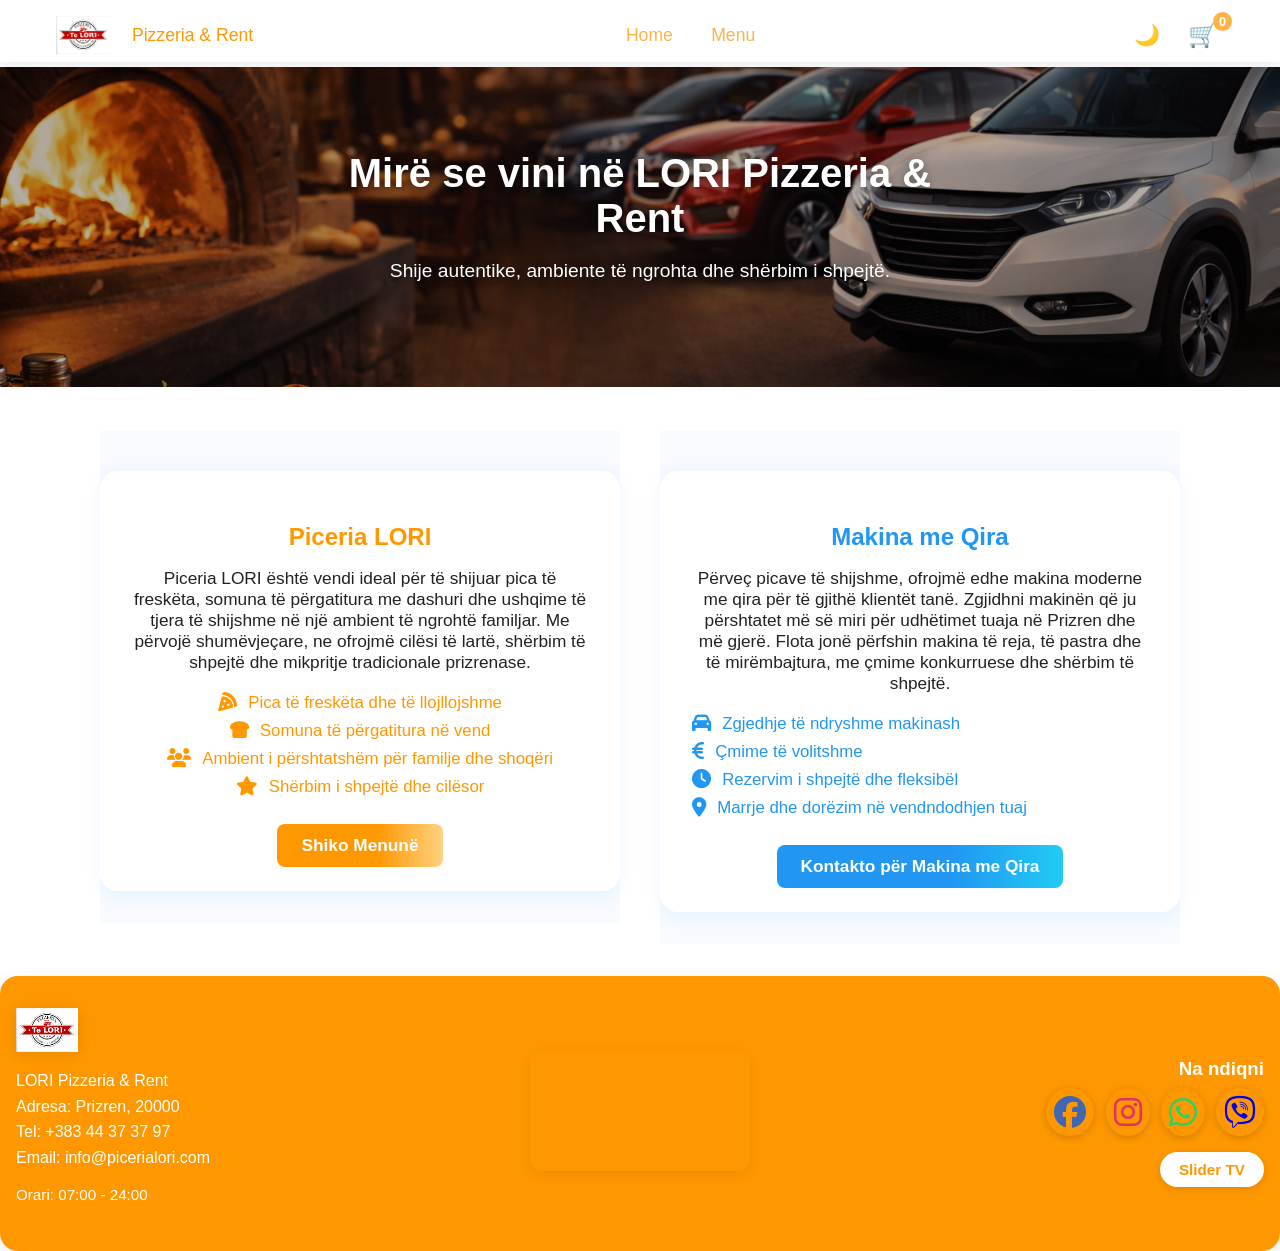
<file: index.html>
<!doctype html>
<html lang="en">
  <head>
    <meta charset="UTF-8" />
    <meta name="viewport" content="width=device-width, initial-scale=1.0" />
    <title>LORI Pizzeria & Rent - Home</title>
    <link rel="stylesheet" href="style.css" />
    <!-- Font Awesome CDN for icons -->
    <link
      rel="stylesheet"
      href="https://cdnjs.cloudflare.com/ajax/libs/font-awesome/6.4.0/css/all.min.css"
      referrerpolicy="no-referrer"
    />
    <script src="script.js" defer></script>
  </head>
  <body>
    <div id="navbar-placeholder"></div>
    <main>
      <section class="hero">
        <img src="assets/images/heroo.png" alt="Hero Pizza" class="hero-img" />
        <div class="hero-content">
          <h1>Mirë se vini në LORI Pizzeria & Rent</h1>
          <p>Shije autentike, ambiente të ngrohta dhe shërbim i shpejtë.</p>
        </div>
      </section>
      <section class="about">
      <div class="info-sections-flex">
        <section class="about-section">
          <div class="about-content">
            <h2>Piceria LORI</h2>
            <p>
              Piceria LORI është vendi ideal për të shijuar pica të freskëta, somuna të përgatitura me dashuri dhe ushqime të tjera të shijshme në një ambient të ngrohtë familjar. Me përvojë shumëvjeçare, ne ofrojmë cilësi të lartë, shërbim të shpejtë dhe mikpritje tradicionale prizrenase.
            </p>
            <ul class="about-features">
              <li><i class="fa fa-pizza-slice"></i> Pica të freskëta dhe të llojllojshme</li>
              <li><i class="fa fa-bread-slice"></i> Somuna të përgatitura në vend</li>
              <li><i class="fa fa-users"></i> Ambient i përshtatshëm për familje dhe shoqëri</li>
              <li><i class="fa fa-star"></i> Shërbim i shpejtë dhe cilësor</li>
            </ul>
            <a href="menu.html" class="about-btn">Shiko Menunë</a>
          </div>
        </section>
        <section class="rent-section">
          <div class="rent-content">
            <h2>Makina me Qira</h2>
            <p>
              Përveç picave të shijshme, ofrojmë edhe makina moderne me qira për
              të gjithë klientët tanë. Zgjidhni makinën që ju përshtatet më së
              miri për udhëtimet tuaja në Prizren dhe më gjerë. Flota jonë
              përfshin makina të reja, të pastra dhe të mirëmbajtura, me çmime
              konkurruese dhe shërbim të shpejtë.
            </p>
            <ul class="rent-features">
              <li><i class="fa fa-car"></i> Zgjedhje të ndryshme makinash</li>
              <li><i class="fa fa-euro-sign"></i> Çmime të volitshme</li>
            <li>
              <i class="fa fa-clock"></i> Rezervim i shpejtë dhe fleksibël
            </li>
            <li>
              <i class="fa fa-map-marker-alt"></i> Marrje dhe dorëzim në
              vendndodhjen tuaj
            </li>
          </ul>
          <a href="tel:+38344373797" class="rent-btn">Kontakto për Makina me Qira</a>
        </div>
      </section>
    </main>
    <div id="footer-placeholder"></div>
  </body>
</html>
</file>
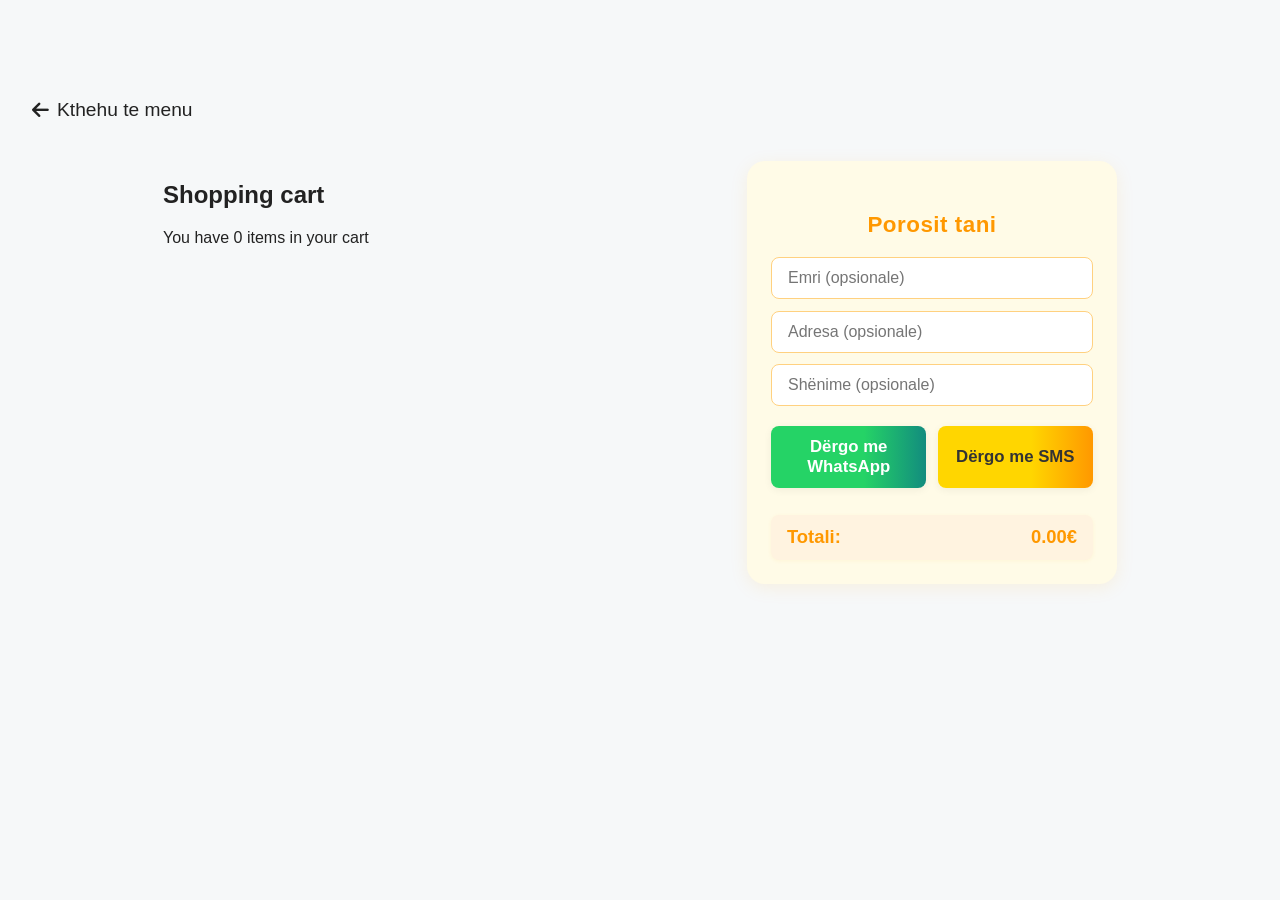
<file: cart.html>
<!doctype html>
<html lang="en">
  <head>
    <meta charset="UTF-8" />
    <meta name="viewport" content="width=device-width, initial-scale=1.0" />
    <title>Shopping cart - LORI Pizzeria & Rent</title>
    <link rel="stylesheet" href="style.css" />
    <link
      rel="stylesheet"
      href="https://cdnjs.cloudflare.com/ajax/libs/font-awesome/6.4.0/css/all.min.css"
      referrerpolicy="no-referrer"
    />
    <script src="script.js" defer></script>
  </head>
  <body style="background: #f6f8f9">
    <div class="back-to-menu">
      <a href="menu.html" class="back-to-menu-link">
        <i class="fa fa-arrow-left"></i> Kthehu te menu
      </a>
    </div>
    <div class="cart-container">
      <div class="cart-flex">
        <!-- Shopping Cart List -->
        <div class="cart-list">
          <h2 class="cart-title">Shopping cart</h2>
          <div id="cartInfo" class="cart-info">
            You have 0 items in your cart
          </div>
          <div id="cartItemsList"></div>
        </div>
        <!-- Card Details / Order Actions -->
        <div class="cart-details">
          <h2 class="cart-details-title">Porosit tani</h2>
          <div class="cart-details-inputs">
            <input
              id="clientName"
              type="text"
              placeholder="Emri (opsionale)"
              class="cart-input"
            />
            <input
              id="clientAddress"
              type="text"
              placeholder="Adresa (opsionale)"
              class="cart-input"
            />
            <input
              id="clientNotes"
              type="text"
              placeholder="Shënime (opsionale)"
              class="cart-input"
            />
          </div>
          <div class="cart-details-actions">
            <button id="sendWhatsApp" class="cart-btn-whatsapp">
              Dërgo me WhatsApp
            </button>
            <button id="sendSMS" class="cart-btn-sms">Dërgo me SMS</button>
          </div>
          <div class="cart-details-total">
            <span>Totali:</span>
            <span id="cartTotal">0€</span>
          </div>
        </div>
      </div>
    </div>
    <script>
      // Render cart items on cart.html using the same logic as script.js
      document.addEventListener("DOMContentLoaded", function () {
        // Wait for script.js to load and then call updateCartPageUI
        if (typeof updateCartPageUI === "function") {
          updateCartPageUI();
        } else {
          // Fallback: try after a short delay
          setTimeout(function () {
            if (typeof updateCartPageUI === "function") updateCartPageUI();
          }, 200);
        }
      });
    </script>
  </body>
</html>
</file>
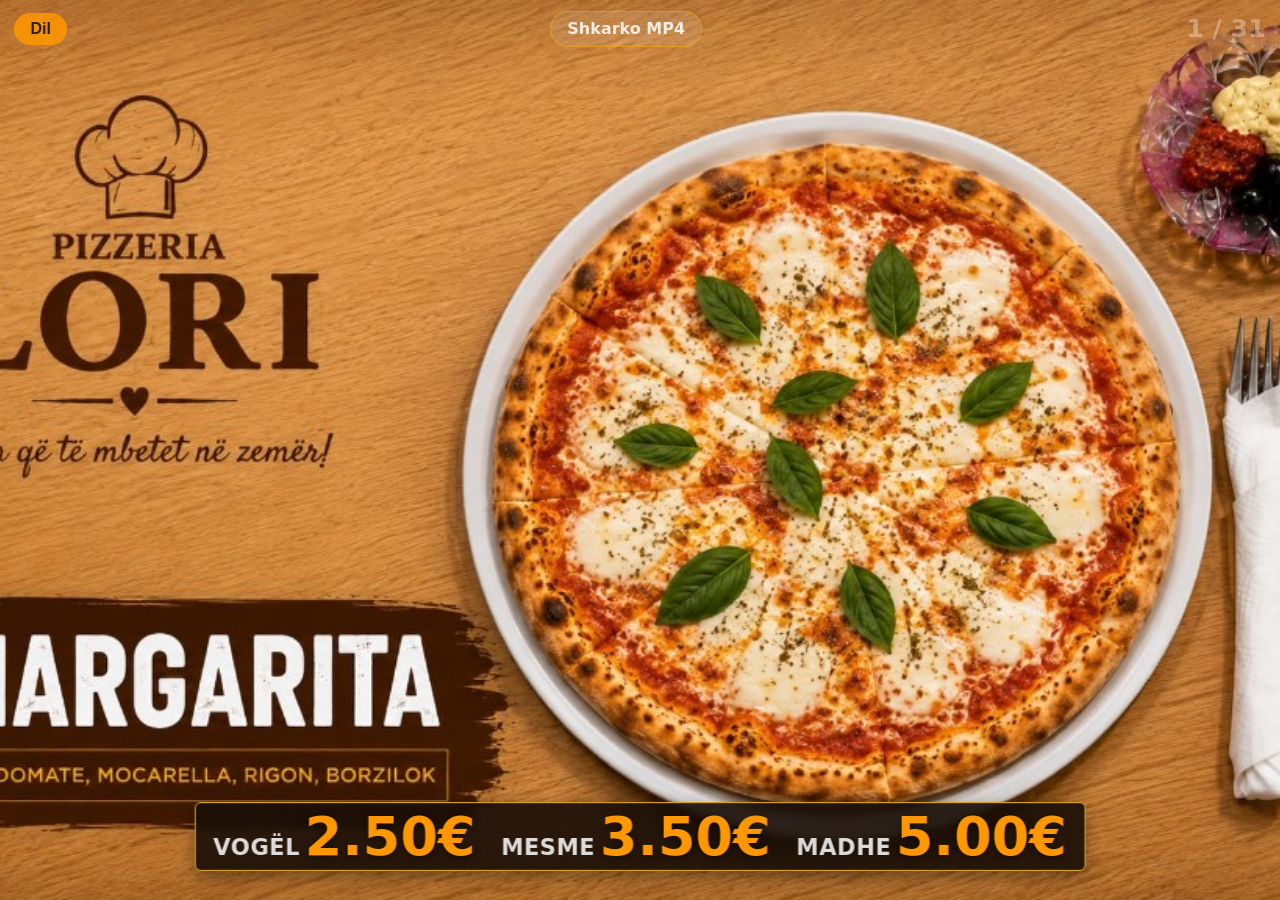
<file: slide.html>
<!doctype html>
<html lang="sq">
  <head>
    <meta charset="UTF-8" />
    <meta name="viewport" content="width=device-width, initial-scale=1.0, viewport-fit=cover" />
    <meta name="robots" content="noindex" />
    <title>LORI — Slider TV</title>
    <link rel="icon" href="assets/images/logo.png" />
    <link rel="stylesheet" href="slide.css" />
  </head>
  <body class="slide-fullbleed">
    <div id="fsGate" class="fs-gate">
      <button type="button" id="btnEnterFs" class="fs-gate-btn">Full Screen</button>
    </div>

    <div id="slideApp" class="slide-app">
      <div class="slide-top slide-top-minimal">
        <button type="button" id="btnFullscreen" class="slide-fs-btn">Full Screen</button>
        <a
          id="btnDownloadMp4"
          class="slide-fs-btn slide-dl-btn"
          href="assets/videos/lori-tv-slider.mp4"
          download="LORI-TV-Slider.mp4"
          >Shkarko MP4</a
        >
        <div class="slide-meta">
          <span id="slideCounter">1 / 1</span>
        </div>
      </div>

      <div id="slideStage" class="slide-stage" aria-live="polite">
        <div class="slide-card" id="slideCard">
          <img id="slideImg" class="slide-img" src="" alt="" />
          <div id="slidePriceCard" class="slide-price-card" hidden></div>
        </div>
      </div>

      <div id="downloadToast" class="slide-toast" hidden></div>
    </div>

    <script src="slide.js"></script>
  </body>
</html>
</file>
<file: style.css>
/* Back to menu link styles for cart.html */
.back-to-menu {
  margin: 2rem 0 0 2rem;
}
.back-to-menu-link {
  text-decoration: none;
  color: inherit;
  font-size: 1.2rem;
  display: flex;
  align-items: center;
  gap: 0.5rem;
}
@media (max-width: 700px) {
    .navbar {
      background-color: #fff8e1 !important;
      background-image: url("assets/images/9805773.jpg") !important;
      background-repeat: no-repeat !important;
      background-size: cover !important;
      border-bottom: 1.5px solid #ff9800;
    }
  .logo-img {
    height: 54px;
    width: auto;
  }
}

@media (max-width: 700px) {
  body {
    padding-bottom: 64px; /* Lartësia e bottom navbar + pak hapësirë */
  }
}
/* Ngjyra portokalli për tekstin nën logon në navbar */
.logo-sub {
  color: #ff9800 !important;
  .logo-sub {
    color: #ff9800 !important;
    font-size: 1.1rem;
    text-align: left;
    margin-top: 0;
    font-weight: 500;
    white-space: nowrap;
    display: block;
  }
  font-size: 1.1rem;
  text-align: center;
  margin-top: 0.1rem;
  font-weight: 500;
}
/* Logo image styles for navbar and footer */
.logo-img {
  height: 38px;
  width: auto;
  margin-right: 0.7rem;
  vertical-align: middle;
  display: inline-block;
}
.logo-img-footer {
  height: 44px;
  width: auto;
  margin-bottom: 0.5rem;
  display: block;
  filter: drop-shadow(0 2px 8px rgba(0,0,0,0.10));
}
.logo-center {
  display: flex;
  flex-direction: row;
  align-items: center;
  gap: 0.7rem;
  width: auto;
}
.logo-img {
  margin-right: 0.7rem;
}
.logo-sub {
  display: inline-flex;
  align-items: center;
  margin: 0;
}
.desktop-nav { display: flex; }
@media (max-width: 700px) {
  .desktop-nav { display: none !important; }
  .navbar .container {
    flex-direction: column;
    align-items: center;
    justify-content: center;
    padding: 0.2rem 0 0.1rem 0;
  }
  .logo-center {
    display: flex;
    flex-direction: row;
    align-items: center;
    justify-content: center;
    width: 100vw;
    height: 44px;
    padding: 0 1vw;
    box-sizing: border-box;
    gap: 0;
    overflow: hidden;
  }
  .logo-img {
    width: auto;
    height: 36px;
    max-width: 100px;
    max-height: 44px;
    object-fit: contain;
    margin: 0 auto;
    display: block;
  }
  .logo-sub {
    display: none !important;
  }
  .bottom-navbar {
    display: flex;
    position: fixed;
    left: 0; right: 0; bottom: 0;
    width: 100vw;
    background: #fffbe7;
    border-top: 1.5px solid #ffd180;
    box-shadow: 0 -2px 12px rgba(255,168,0,0.07);
    z-index: 1000;
    height: 56px;
  }
}
@media (min-width: 701px) {
  .bottom-navbar { display: none !important; }
}
/* Bottom navbar for mobile */
.bottom-navbar {
  display: none;
}
.bottom-nav-btn {
  flex: 1 1 0;
  display: flex;
  flex-direction: column;
  align-items: center;
  justify-content: center;
  padding: 0.5rem 0 0.2rem 0;
  color: #ff9800;
  background: none;
  border: none;
  font-size: 1.2rem;
  text-decoration: none;
  position: relative;
}
.bottom-nav-btn:active, .bottom-nav-btn:focus {
  background: #fffbe7;
}
.bottom-nav-label {
  font-size: 0.85rem;
  margin-top: 2px;
}
.cart-count-badge {
  position: absolute;
  top: 2px;
  right: 18px;
  background: #ff9800;
  color: #fff;
  border-radius: 50%;
  font-size: 0.8rem;
  padding: 2px 6px;
  font-weight: bold;
  z-index: 2;
}
@media (max-width: 700px) {
  .navbar .container {
    display: flex;
    flex-direction: column;
    align-items: center;
    justify-content: center;
    padding: 0.7rem 0 0.3rem 0;
  }
  .logo-center {
    display: flex;
    flex-direction: column;
    align-items: center;
    justify-content: center;
    width: 100vw;
  }
  .logo-main {
    font-size: 1.7rem;
    font-weight: bold;
    letter-spacing: 1px;
    color: #ff9800;
    text-align: center;
  }
  .logo-sub {
    font-size: 1.1rem;
    color: #222;
    text-align: center;
    margin-top: 0.1rem;
    font-weight: 500;
  }
  .navbar nav, .navbar .actions {
    display: none !important;
  }
  .bottom-navbar {
    display: flex;
    position: fixed;
    left: 0; right: 0; bottom: 0;
    width: 100vw;
    background: #fffbe7;
    border-top: 1.5px solid #ffd180;
    box-shadow: 0 -2px 12px rgba(255,168,0,0.07);
    z-index: 1000;
    height: 56px;
  }
}
/* Reduce space when cart is empty (especially on mobile) */
@media (max-width: 600px) {
  .cart-list:has(.cart-info:only-child),
  .cart-list:has(#cartItemsList:empty) {
    margin-bottom: 0.5rem;
    padding-bottom: 0.5rem;
  }
  .cart-details {
    margin-top: 0.5rem;
    padding-top: 1rem;
  }
}
/* Flex layout for cart page */
.cart-flex {
  display: flex;
  gap: 2.5rem;
  justify-content: center;
  align-items: flex-start;
  flex-wrap: wrap;
  margin: 2.5rem 0 1.5rem 0;
}
.cart-list, .cart-details {
  flex: 1 1 340px;
  min-width: 320px;
  max-width: 520px;
}
@media (max-width: 900px) {
  .cart-flex {
    flex-direction: column;
    gap: 1.5rem;
    align-items: center;
  }
  .cart-list, .cart-details {
    max-width: 98vw;
  }
}
/* Features and button for about section (pizzeria) */
.about-features {
  list-style: none;
  padding: 0;
  margin: 0 0 1.2rem 0;
}
.about-features li {
  display: flex;
  align-items: center;
  gap: 0.7rem;
  font-size: 1.05rem;
  color: #ff9800;
  margin-bottom: 0.5rem;
  justify-content: center;
}
.about-features i {
  font-size: 1.2rem;
  color: #ff9800;
}
.about-btn {
  display: inline-block;
  background: linear-gradient(90deg, #ff9800 60%, #ffd180 100%);
  color: #fff;
  font-weight: 600;
  padding: 0.7rem 1.5rem;
  border-radius: 8px;
  font-size: 1.08rem;
  text-decoration: none;
  transition: background 0.2s, transform 0.15s;
  margin-top: 0.5rem;
}
.about-btn:hover {
  background: linear-gradient(90deg, #ffd180 60%, #ff9800 100%);
  transform: translateY(-2px) scale(1.04);
}
/* Flex container for about and rent sections */
.info-sections-flex {
  display: flex;
  gap: 2.5rem;
  justify-content: center;
  align-items: flex-start;
  flex-wrap: wrap;
  margin: 2.5rem 0 1.5rem 0;
}
.about-section, .rent-section {
  flex: 1 1 340px;
  min-width: 320px;
  max-width: 520px;
}
@media (max-width: 900px) {
  .info-sections-flex {
    flex-direction: column;
    gap: 1.5rem;
    align-items: center;
  }
  .about-section, .rent-section {
    max-width: 98vw;
  }
}
/* Makina me Qira Section Styles */
.rent-section {
  padding: 2.5rem 0 2rem 0;
}
.rent-content {
  max-width: 700px;
  margin: 0 auto;
  text-align: left;
  padding: 0 1.5rem;
}
.rent-content h2 {
  color: #2196f3;
  font-size: 1.5rem;
  margin-bottom: 1rem;
  font-weight: bold;
}
.rent-content p {
  color: #222;
  font-size: 1.08rem;
  margin-bottom: 1.2rem;
}
.rent-features {
  list-style: none;
  padding: 0;
  margin: 0 0 1.2rem 0;
}
.rent-features li {
  display: flex;
  align-items: center;
  gap: 0.7rem;
  font-size: 1.05rem;
  color: #2196f3;
  margin-bottom: 0.5rem;
}
.rent-features i {
  font-size: 1.2rem;
  color: #2196f3;
}
.rent-btn {
  display: inline-block;
  background: linear-gradient(90deg, #2196f3 60%, #21cbf3 100%);
  color: #fff;
  font-weight: 600;
  padding: 0.7rem 1.5rem;
  border-radius: 8px;
  font-size: 1.08rem;
  text-decoration: none;
  transition: background 0.2s, transform 0.15s;
  margin-top: 0.5rem;
}
.rent-btn:hover {
  background: linear-gradient(90deg, #21cbf3 60%, #2196f3 100%);
  transform: translateY(-2px) scale(1.04);
}
/* Card style for about and rent sections */
.about-section, .rent-section {
  background: #f7faff;
  padding: 2.5rem 0 2rem 0;
  display: flex;
  justify-content: center;
  align-items: center;
}
.about-content, .rent-content {
  max-width: 540px;
  background: #fff;
  border-radius: 18px;
  box-shadow: 0 4px 18px rgba(0, 140, 255, 0.08);
  padding: 2rem 2rem 1.5rem 2rem;
  text-align: center;
}
/* Cart Details Section Styles */
.cart-details {
  background: #fffbe7;
  border-radius: 18px;
  box-shadow: 0 4px 18px rgba(255, 168, 0, 0.10);
  padding: 2rem 1.5rem 1.5rem 1.5rem;
  margin-left: 1.5rem;
  min-width: 320px;
  max-width: 370px;
  display: flex;
  flex-direction: column;
  align-items: stretch;
}
.cart-details-title {
  font-size: 1.4rem;
  font-weight: bold;
  color: #ff9800;
  margin-bottom: 1.2rem;
  text-align: center;
  letter-spacing: 0.5px;
}
.cart-details-inputs {
  display: flex;
  flex-direction: column;
  gap: 0.7rem;
  margin-bottom: 1.2rem;
}
.cart-input {
  border: 1.5px solid #ffd180;
  border-radius: 8px;
  padding: 0.7rem 1rem;
  font-size: 1rem;
  background: #fff;
  transition: border 0.2s;
}
.cart-input:focus {
  border: 1.5px solid #ff9800;
  outline: none;
}
.cart-details-actions {
  display: flex;
  gap: 0.7rem;
  margin-bottom: 1.2rem;
  justify-content: center;
}
.cart-btn-whatsapp, .cart-btn-sms, .cart-btn-viber {
  flex: 1 1 0;
  padding: 0.7rem 0.5rem;
  border: none;
  border-radius: 8px;
  font-size: 1.05rem;
  font-weight: 600;
  cursor: pointer;
  transition: background 0.2s, transform 0.15s;
  box-shadow: 0 2px 8px rgba(0,0,0,0.06);
}
.cart-btn-whatsapp { background: linear-gradient(90deg, #25d366 60%, #128c7e 100%); color: #fff; }
.cart-btn-whatsapp:hover { background: linear-gradient(90deg, #128c7e 60%, #25d366 100%); transform: translateY(-2px) scale(1.04); }
.cart-btn-sms { background: linear-gradient(90deg, #ffd600 60%, #ff9800 100%); color: #333; }
.cart-btn-sms:hover { background: linear-gradient(90deg, #ff9800 60%, #ffd600 100%); transform: translateY(-2px) scale(1.04); }
.cart-btn-viber { background: linear-gradient(90deg, #8f5db7 60%, #6f3faa 100%); color: #fff; }
.cart-btn-viber:hover { background: linear-gradient(90deg, #6f3faa 60%, #8f5db7 100%); transform: translateY(-2px) scale(1.04); }
.cart-details-total {
  display: flex;
  justify-content: space-between;
  align-items: center;
  font-size: 1.15rem;
  font-weight: bold;
  color: #ff9800;
  background: #fff3e0;
  border-radius: 8px;
  padding: 0.7rem 1rem;
  margin-top: 0.5rem;
  box-shadow: 0 1px 4px rgba(255, 168, 0, 0.07);
}
/* Top icon styles for menu.html */
/* Footer social icons white */
/* Footer social icons white and visible */
/* Footer social icons: pure white, bigger, no shadow */
/* Footer social icons: white with dark background for visibility */
/* Footer social icons: white with thin border for visibility */
/* Footer social icons: white, round, subtle shadow, correct Font Awesome shape */
.footer .social-icons i {
  border-radius: 50%;
  padding: 8px;
  opacity: 1 !important;
  /* font-weight: bold; */
  background: none;
  box-shadow: 0 2px 8px rgba(0,0,0,0.18);
  display: inline-flex;
  align-items: center;
  justify-content: center;
}
/* Social icon colors */
.social-icon-facebook {
  color: #4267b2;
  border-radius: 50%;
  box-shadow: var(--shadow);
  padding: 4px;
}
.social-icon-instagram {
  color: #e1306c;
  border-radius: 50%;
  box-shadow: var(--shadow);
  padding: 4px;
}
.social-icon-whatsapp {
  color: #25d366;
  border-radius: 50%;
  box-shadow: var(--shadow);
  padding: 4px;
}
/* Footer styles moved from inline */
.footer {
  display: flex;
  flex-wrap: wrap;
  justify-content: space-between;
  align-items: center;
  background: #ff9800;
  color: #fff;
  box-shadow: var(--shadow);
  border-radius: var(--radius);
  padding: 2rem 1rem;
  margin-top: 2rem;
}
.footer-left, .footer-center, .footer-right {
  flex: 1 1 220px;
  min-width: 220px;
}
.footer-center {
  text-align: center;
  color: #fff;
}
.footer-right {
  text-align: right;
  color: #fff;
}
.footer-title {
  color: #fff;
  margin-bottom: 0.5rem;
}
.footer-info {
  font-size: 1rem;
  line-height: 1.6;
  color: #fff;
}
.footer-hours {
  font-size: 0.95rem;
  color: #fff;
}
.footer-map {
  border-radius: 12px;
  border: none;
  box-shadow: var(--shadow);
}
.social-icons {
  display: flex;
  gap: 0.7rem;
  justify-content: flex-end;
}
.footer-slider-btn {
  display: inline-block;
  margin-top: 1rem;
  padding: 0.55rem 1.2rem;
  background: #fff;
  color: #ff9800;
  font-weight: 700;
  font-size: 0.95rem;
  text-decoration: none;
  border-radius: 999px;
  box-shadow: 0 2px 8px rgba(0, 0, 0, 0.12);
  transition: background 0.18s, color 0.18s, transform 0.15s;
}
.footer-slider-btn:hover {
  background: #fff8e1;
  color: #e65100;
  transform: translateY(-1px);
}
/* Navbar links styled like cart button */
.nav-link {
  color: var(--primary);
  text-decoration: none;
  font-size: 1.1rem;
  font-weight: 500;
  padding: 0.5rem 1.2rem;
  border-radius: var(--radius);
  transition: background var(--transition), color var(--transition);
}
.about {
  margin: 0;
}
.about-content {
  margin: 0;
}
.about-content h2 {
  color: #ff9800;
  font-size: 1.5rem;
  margin-bottom: 1rem;
  font-weight: bold;
}
.about-content p {
  color: #222;
  font-size: 1.08rem;
  margin-bottom: 1.2rem;
}

/* LORI Pizzeria & Rent - Modern UI */
:root {
  --primary: #ffb347;
  --secondary: #222;
  --bg: #fff;
  --text: #222;
  --card: #f9f9f9;
  --shadow: 0 4px 16px rgba(0,0,0,0.08);
  --radius: 18px;
  --transition: 0.2s cubic-bezier(.4,0,.2,1);
}
body.dark {
  --bg: #181818;
  --text: #fff;
  --card: #232323;
}
* { box-sizing: border-box; }
body {
  margin: 0;
  font-family: 'Segoe UI', Arial, sans-serif;
  background: var(--bg);
  color: var(--text);
  transition: background var(--transition), color var(--transition);
}
.navbar {
  position: fixed;
  top: 0;
  left: 0;
  width: 100vw;
  z-index: 100;
  background: var(--bg);
  box-shadow: var(--shadow);
  padding: 1rem 0 0.5rem 0;
}

body {
  padding-top: 4.2rem; /* Lartësia e navbar-it për të mos u mbuluar përmbajtja */
}
.navbar .container {
  display: flex; align-items: center; justify-content: space-between;
  max-width: 1200px; margin: 0 auto; padding: 0 1rem;
}
.logo {
  font-size: 1.5rem; font-weight: bold; letter-spacing: 1px;
}
.actions { display: flex; gap: 1rem; }
.cart-btn {
  background: none; border: none; position: relative; cursor: pointer;
}
.icon-cart::before {
  content: '\1F6D2'; font-size: 1.5rem;
}
.cart-count {
  position: absolute; top: -8px; right: -8px;
  background: var(--primary); color: #fff; border-radius: 50%; font-size: 0.8rem;
  padding: 2px 6px; font-weight: bold;
}
#darkModeToggle {
  background: none; border: none; cursor: pointer;
}
.icon-moon::before {
  content: '\1F319'; font-size: 1.3rem;
}
.hero {
  position: relative; text-align: center; overflow: hidden;
}
.hero-img {
  width: 100%; max-height: 320px; object-fit: cover; filter: brightness(0.7);
}
.hero-content {
  position: absolute; top: 50%; left: 50%; transform: translate(-50%, -50%);
  color: #fff; text-shadow: 0 2px 8px rgba(0,0,0,0.4);
}
.hero-content h1 {
  font-size: 2.5rem; margin: 0 0 0.5rem;
}
.hero-content p {
  font-size: 1.2rem; margin-bottom: 1.5rem;
}
.scroll-btn {
  background: var(--primary); color: #fff; border: none; border-radius: var(--radius);
  padding: 0.7rem 2rem; font-size: 1rem; font-weight: bold; cursor: pointer;
  box-shadow: var(--shadow); text-decoration: none; transition: background var(--transition);
}
.scroll-btn:hover { background: #ffa500; }
.category-filter {
  display: flex;
  gap: 0.7rem;
  overflow-x: auto;
  padding: 1.2rem 1.5rem 1rem 1.5rem;
  background: #fffbe7;
  border-radius: 16px;
  box-shadow: 0 2px 12px rgba(255,168,0,0.07);
  margin: 1.5rem auto 1.2rem auto;
  max-width: 900px;
  align-items: center;
}
.category-btn {
  background: #fff8e1;
  color: #ff9800;
  border: none;
  border-radius: 22px;
  padding: 0.5rem 1.3rem;
  font-size: 1.05rem;
  font-weight: 500;
  cursor: pointer;
  box-shadow: 0 1px 4px rgba(255,168,0,0.06);
  transition: background 0.18s, color 0.18s, box-shadow 0.18s;
  margin-bottom: 0.5rem;
  outline: none;
}
.category-btn.active, .category-btn:focus, .category-btn:hover {
  background: #ff9800;
  color: #fff;
  box-shadow: 0 2px 8px rgba(255,168,0,0.13);
}
.search-bar {
  display: flex; justify-content: center; padding: 0.5rem 1rem;
}
#searchInput {
  width: 100%; max-width: 400px; padding: 0.7rem 1rem; border-radius: var(--radius);
  border: 1px solid #ddd; font-size: 1rem; background: var(--card); color: var(--text);
  box-shadow: var(--shadow); outline: none; transition: border var(--transition);
}
#searchInput:focus { border: 1.5px solid var(--primary); }
.menu {
  padding: 1.5rem 1rem 2rem;
  max-width: 1200px; margin: 0 auto;
}
.menu-grid {
  display: grid; grid-template-columns: repeat(auto-fit, minmax(240px, 1fr)); gap: 1.5rem;
}
.product-card {
  background: var(--card); border-radius: var(--radius); box-shadow: var(--shadow);
  overflow: hidden; display: flex; flex-direction: column; transition: transform var(--transition), box-shadow var(--transition);
  cursor: pointer; position: relative;
}
.product-card:hover {
  transform: translateY(-6px) scale(1.03);
  box-shadow: 0 8px 32px rgba(0,0,0,0.13);
}
.product-img {
  width: 100%; height: 180px; object-fit: cover;
}
.product-info {
  padding: 1rem; flex: 1 1 auto; display: flex; flex-direction: column;
}
.product-title {
  font-size: 1.2rem; font-weight: bold; margin-bottom: 0.3rem;
}
.product-desc {
  font-size: 0.98rem; color: #666; margin-bottom: 0.7rem;
}
.product-price {
  font-size: 1.1rem; font-weight: bold; color: var(--primary); margin-bottom: 0.7rem;
}
.add-to-cart-btn {
  background: var(--primary); color: #fff; border: none; border-radius: var(--radius);
  padding: 0.5rem 1.2rem; font-size: 1rem; font-weight: bold; cursor: pointer;
  box-shadow: var(--shadow); transition: background var(--transition);
}
.add-to-cart-btn:hover { background: #ffa500; }
/* Modal Styles */
.modal {
  display: none; position: fixed; z-index: 200; left: 0; top: 0; width: 100vw; height: 100vh;
  background: rgba(0,0,0,0.35); justify-content: center; align-items: center; transition: opacity var(--transition);
}
.modal.show { display: flex; animation: fadeIn 0.2s; }
@keyframes fadeIn { from { opacity: 0; } to { opacity: 1; } }
.modal-content {
  background: var(--card); border-radius: var(--radius); box-shadow: var(--shadow);
  padding: 2rem 1.5rem; max-width: 400px; width: 95vw; position: relative; text-align: center;
  animation: modalPop 0.25s;
  max-height: 90vh;
  overflow-y: auto;
}
/* Product modal image responsive and limited */
#productModal img, .modal-content img {
  max-width: 100%;
  max-height: 220px;
  object-fit: contain;
  border-radius: var(--radius);
  margin-bottom: 1rem;
}
@keyframes modalPop { from { transform: scale(0.95); opacity: 0; } to { transform: scale(1); opacity: 1; } }
.close-modal {
  position: absolute; top: 1rem; right: 1rem; background: none; border: none; font-size: 1.5rem; color: #888; cursor: pointer;
}
.cart-modal-content { max-width: 480px; }
#cartItems { margin: 1.2rem 0; }
.cart-item {
  display: flex; align-items: center; gap: 0.7rem; background: var(--bg); border-radius: var(--radius);
  margin-bottom: 0.7rem; padding: 0.7rem 0.5rem; box-shadow: var(--shadow);
}
.cart-item-img {
  width: 54px; height: 54px; object-fit: cover; border-radius: var(--radius);
}
.cart-item-info { flex: 1 1 auto; }
.cart-item-title { font-weight: bold; font-size: 1rem; }
.cart-item-desc { font-size: 0.95rem; color: #888; }
.cart-item-controls {
  display: flex; flex-direction: column; align-items: center; gap: 0.2rem;
}
.cart-item-qty {
  display: flex; align-items: center; gap: 0.3rem;
}

.qty-btn {
  background: linear-gradient(135deg, #ff9800 0%, #ffb347 100%);
  color: #fff;
  border: none;
  border-radius: 50%;
  width: 32px;
  height: 32px;
  font-size: 1.2rem;
  font-weight: bold;
  cursor: pointer;
  box-shadow: 0 2px 6px rgba(0,0,0,0.08);
  transition: background 0.2s, transform 0.15s;
  margin: 0 2px;
}
.qty-btn:hover {
  background: linear-gradient(135deg, #ffa500 0%, #ff9800 100%);
  transform: scale(1.08);
}
.cart-item-price { font-size: 1rem; color: var(--primary); font-weight: bold; margin-top: 0.2rem; }
.delete-item {
  background: linear-gradient(135deg, #e74c3c 0%, #ff7675 100%);
  border: none;
  color: #fff;
  font-size: 1.2rem;
  cursor: pointer;
  margin-left: 0.5rem;
  border-radius: 50%;
  width: 32px;
  height: 32px;
  display: flex;
  align-items: center;
  justify-content: center;
  box-shadow: 0 2px 6px rgba(0,0,0,0.08);
  transition: background 0.2s, transform 0.15s;
}
.delete-item:hover {
  background: linear-gradient(135deg, #ff7675 0%, #e74c3c 100%);
  transform: scale(1.08) rotate(-10deg);
}
.cart-total {
  display: flex; justify-content: space-between; font-size: 1.1rem; font-weight: bold; margin-bottom: 1rem;
}
.order-actions {
  display: flex; gap: 0.7rem; margin-top: 1rem; justify-content: center;
}
.order-btn {
  flex: 1 1 auto; padding: 0.7rem 0; border: none; border-radius: var(--radius); font-size: 1rem; font-weight: bold; cursor: pointer;
  transition: background var(--transition);
}
.order-btn.whatsapp { background: #25d366; color: #fff; }
.order-btn.sms { background: #007aff; color: #fff; }
.order-btn.viber { background: #665cac; color: #fff; }
.order-btn:hover { filter: brightness(0.93); }
#orderForm input {
  width: 100%; margin-bottom: 0.5rem; padding: 0.6rem 1rem; border-radius: var(--radius);
  border: 1px solid #ddd; font-size: 1rem; background: var(--bg); color: var(--text);
  box-shadow: var(--shadow); outline: none; transition: border var(--transition);
}
#orderForm input:focus { border: 1.5px solid var(--primary); }
.toast {
  position: fixed; bottom: 2rem; left: 50%; transform: translateX(-50%);
  background: var(--primary); color: #fff; padding: 1rem 2rem; border-radius: var(--radius);
  box-shadow: var(--shadow); font-size: 1.1rem; opacity: 0; pointer-events: none; transition: opacity 0.3s;
  z-index: 9999;
}
.toast.show { opacity: 1; pointer-events: auto; }
@media (max-width: 600px) {
  .hero-content h1 { font-size: 1.5rem; }
  .modal-content, .cart-modal-content { padding: 1rem 0.5rem; }
  .menu-grid { grid-template-columns: 1fr; }
}
</file>
<file: slide.css>
*,
*::before,
*::after {
  box-sizing: border-box;
}

html,
body {
  margin: 0;
  width: 100%;
  height: 100%;
  height: 100dvh;
  background: #0c0c0c;
  color: #fff;
  font-family: "Segoe UI", system-ui, sans-serif;
  overflow: hidden;
  cursor: none;
}

body.show-cursor {
  cursor: default;
}

body.show-cursor .slide-fs-btn,
body.show-cursor .slide-dl-btn {
  opacity: 1;
  pointer-events: auto;
}

.fs-gate {
  position: fixed;
  top: 0;
  left: 0;
  right: 0;
  z-index: 100;
  display: flex;
  justify-content: center;
  padding: max(0.8rem, env(safe-area-inset-top)) 1rem 0.8rem;
  background: linear-gradient(to bottom, rgba(0, 0, 0, 0.75), transparent);
  pointer-events: none;
}

.fs-gate.is-hidden {
  display: none;
}

.fs-gate-btn {
  pointer-events: auto;
  border: none;
  border-radius: 999px;
  padding: 0.75rem 1.8rem;
  background: #ff9800;
  color: #111;
  font-size: clamp(1rem, 2.8vw, 1.4rem);
  font-weight: 800;
  cursor: pointer;
  box-shadow: 0 6px 20px rgba(0, 0, 0, 0.35);
}

.fs-gate-btn:hover {
  background: #ffa726;
}

.slide-app {
  position: relative;
  width: 100%;
  height: 100%;
  height: 100dvh;
  max-height: 100dvh;
  background: #0c0c0c;
  overflow: hidden;
}

.slide-top {
  position: absolute;
  top: 0;
  left: 0;
  right: 0;
  z-index: 6;
  display: flex;
  align-items: center;
  justify-content: space-between;
  gap: 0.75rem;
  padding: max(0.7rem, env(safe-area-inset-top))
    max(0.9rem, env(safe-area-inset-right)) 0.5rem
    max(0.9rem, env(safe-area-inset-left));
  pointer-events: none;
}

.slide-brand {
  display: flex;
  align-items: center;
  gap: 0.75rem;
  font-weight: 800;
  font-size: clamp(1.35rem, 4vmin, 2.4rem);
  letter-spacing: 0.04em;
  text-shadow: 0 2px 12px rgba(0, 0, 0, 0.7);
}

.slide-brand-logo {
  width: clamp(52px, 8vmin, 88px);
  height: clamp(52px, 8vmin, 88px);
  object-fit: contain;
  filter: drop-shadow(0 2px 8px rgba(0, 0, 0, 0.45));
}

.slide-fs-btn {
  pointer-events: auto;
  border: none;
  border-radius: 999px;
  padding: 0.45rem 1rem;
  background: #ff9800;
  color: #111;
  font-size: clamp(0.8rem, 1.8vmin, 1rem);
  font-weight: 800;
  cursor: pointer;
  opacity: 0;
  transition: opacity 0.25s ease;
}

.slide-fs-btn:hover {
  background: #ffa726;
}

.slide-dl-btn {
  display: inline-flex;
  align-items: center;
  text-decoration: none;
  margin-left: 0.5rem;
  background: rgba(255, 255, 255, 0.12);
  color: #fff;
  border: 1px solid rgba(255, 179, 0, 0.55);
}

.slide-dl-btn:hover {
  background: rgba(255, 152, 0, 0.9);
  color: #111;
}

.slide-meta {
  font-size: clamp(1.1rem, 2.8vmin, 1.6rem);
  font-weight: 700;
  opacity: 0.9;
  text-shadow: 0 2px 10px rgba(0, 0, 0, 0.7);
  min-width: 5.5rem;
  text-align: right;
}

.slide-stage {
  position: absolute;
  inset: 0;
}

.slide-card {
  position: absolute;
  inset: 0;
  opacity: 1;
  transition: opacity 0.45s ease;
  background: #0c0c0c;
}

.slide-card.is-fading {
  opacity: 0;
}

.slide-img {
  position: absolute;
  inset: 0;
  width: 100%;
  height: 100%;
  object-fit: cover;
  object-position: center center;
  background: #0c0c0c;
}

body.slide-fullbleed .slide-img {
  object-fit: cover;
  background: #0c0c0c;
}

.slide-top-minimal {
  justify-content: flex-end;
}

.slide-top-minimal .slide-fs-btn {
  margin-right: auto;
}

/* Keep controls tiny so design photos dominate */
body.slide-fullbleed .slide-top {
  opacity: 0.85;
}

body.slide-fullbleed.is-fullscreen .slide-meta {
  opacity: 0.35;
}

/* Price plaque — thin bar, bottom center, on top of photo */
.slide-price-card {
  position: absolute;
  left: 50%;
  bottom: clamp(0.85rem, 3.2vh, 1.8rem);
  right: auto;
  transform: translateX(-50%);
  z-index: 4;
  display: inline-flex;
  flex-wrap: nowrap;
  justify-content: center;
  align-items: center;
  gap: clamp(0.75rem, 2vw, 1.6rem);
  box-sizing: border-box;
  width: max-content;
  max-width: calc(100vw - 2rem);
  padding: 0.4rem 1.1rem;
  background: rgba(28, 16, 8, 0.92);
  border: 1.5px solid #d4a017;
  border-radius: 6px;
  box-shadow:
    0 6px 18px rgba(0, 0, 0, 0.4),
    inset 0 0 0 1px rgba(255, 200, 80, 0.12);
  clip-path: none;
  backdrop-filter: blur(2px);
  white-space: nowrap;
}

.slide-price-card[hidden] {
  display: none;
}

.slide-price-row {
  display: inline-flex;
  flex-direction: row;
  align-items: baseline;
  justify-content: center;
  gap: 0.3rem;
  flex: 0 0 auto;
}

.slide-price-label {
  font-size: clamp(0.62rem, 1.35vmin, 0.82rem);
  font-weight: 800;
  letter-spacing: 0.04em;
  text-transform: uppercase;
  color: rgba(255, 236, 190, 0.9);
  white-space: nowrap;
}

.slide-price-value {
  font-size: clamp(1.05rem, 2.6vmin, 1.55rem);
  font-weight: 900;
  line-height: 1;
  color: #ffb300;
  text-shadow: 0 2px 8px rgba(0, 0, 0, 0.5);
  white-space: nowrap;
  font-variant-numeric: tabular-nums;
}

.slide-price-card.is-single .slide-price-row {
  gap: 0.35rem;
}

.slide-price-card.is-single .slide-price-value {
  font-size: clamp(1.2rem, 3vmin, 1.85rem);
}

@media (max-width: 700px) {
  .slide-price-card {
    gap: 0.55rem;
    padding: 0.32rem 0.7rem;
    max-width: calc(100vw - 1rem);
  }

  .slide-price-label {
    font-size: 0.58rem;
  }

  .slide-price-value {
    font-size: 0.95rem;
  }
}

.slide-overlay {
  position: absolute;
  left: 0;
  right: 0;
  bottom: 0;
  z-index: 2;
  max-height: 48%;
  padding: 3rem clamp(1.2rem, 4vw, 3rem)
    max(1.4rem, env(safe-area-inset-bottom));
  overflow: hidden;
  display: flex;
  flex-direction: column;
  justify-content: flex-end;
  background: linear-gradient(
    to top,
    rgba(0, 0, 0, 0.94) 0%,
    rgba(0, 0, 0, 0.78) 55%,
    rgba(0, 0, 0, 0) 100%
  );
}

.slide-category {
  display: inline-block;
  align-self: flex-start;
  margin-bottom: 0.5rem;
  padding: 0.35rem 1rem;
  border-radius: 999px;
  background: rgba(255, 152, 0, 0.95);
  color: #111;
  font-size: clamp(1.05rem, 2.8vmin, 1.55rem);
  font-weight: 800;
  letter-spacing: 0.03em;
  text-transform: uppercase;
}

.slide-name {
  margin: 0 0 0.55rem;
  font-size: clamp(2.2rem, 7.5vmin, 5rem);
  line-height: 1.05;
  font-weight: 800;
  text-shadow: 0 3px 18px rgba(0, 0, 0, 0.55);
}

.slide-price {
  font-size: clamp(2.4rem, 7.5vmin, 4.8rem);
  font-weight: 800;
  color: #ff9800;
  text-shadow: 0 3px 16px rgba(0, 0, 0, 0.5);
  line-height: 1.05;
}

.slide-price-multi {
  display: flex;
  flex-wrap: nowrap;
  gap: clamp(1rem, 3.2vw, 2.4rem);
  align-items: flex-end;
}

.slide-price-item {
  display: flex;
  flex-direction: column;
  gap: 0.15rem;
  min-width: 0;
}

.slide-price-label {
  font-size: clamp(1rem, 2.5vmin, 1.45rem);
  font-weight: 800;
  color: rgba(255, 255, 255, 0.85);
  letter-spacing: 0.02em;
  text-transform: uppercase;
}

.slide-price-value {
  font-size: clamp(2rem, 6vmin, 4rem);
  font-weight: 800;
  color: #ff9800;
  line-height: 1;
}

.slide-toast {
  position: absolute;
  top: 50%;
  left: 50%;
  transform: translate(-50%, -50%);
  z-index: 20;
  max-width: 90vw;
  padding: 1rem 1.4rem;
  border-radius: 14px;
  background: rgba(12, 12, 12, 0.92);
  border: 1px solid rgba(255, 152, 0, 0.45);
  color: #fff;
  font-size: 1.05rem;
  text-align: center;
  box-shadow: 0 12px 40px rgba(0, 0, 0, 0.45);
}

.slide-toast[hidden] {
  display: none;
}

body:not(.is-fullscreen) .slide-overlay {
  padding-bottom: max(1.2rem, env(safe-area-inset-bottom));
}
</file>
